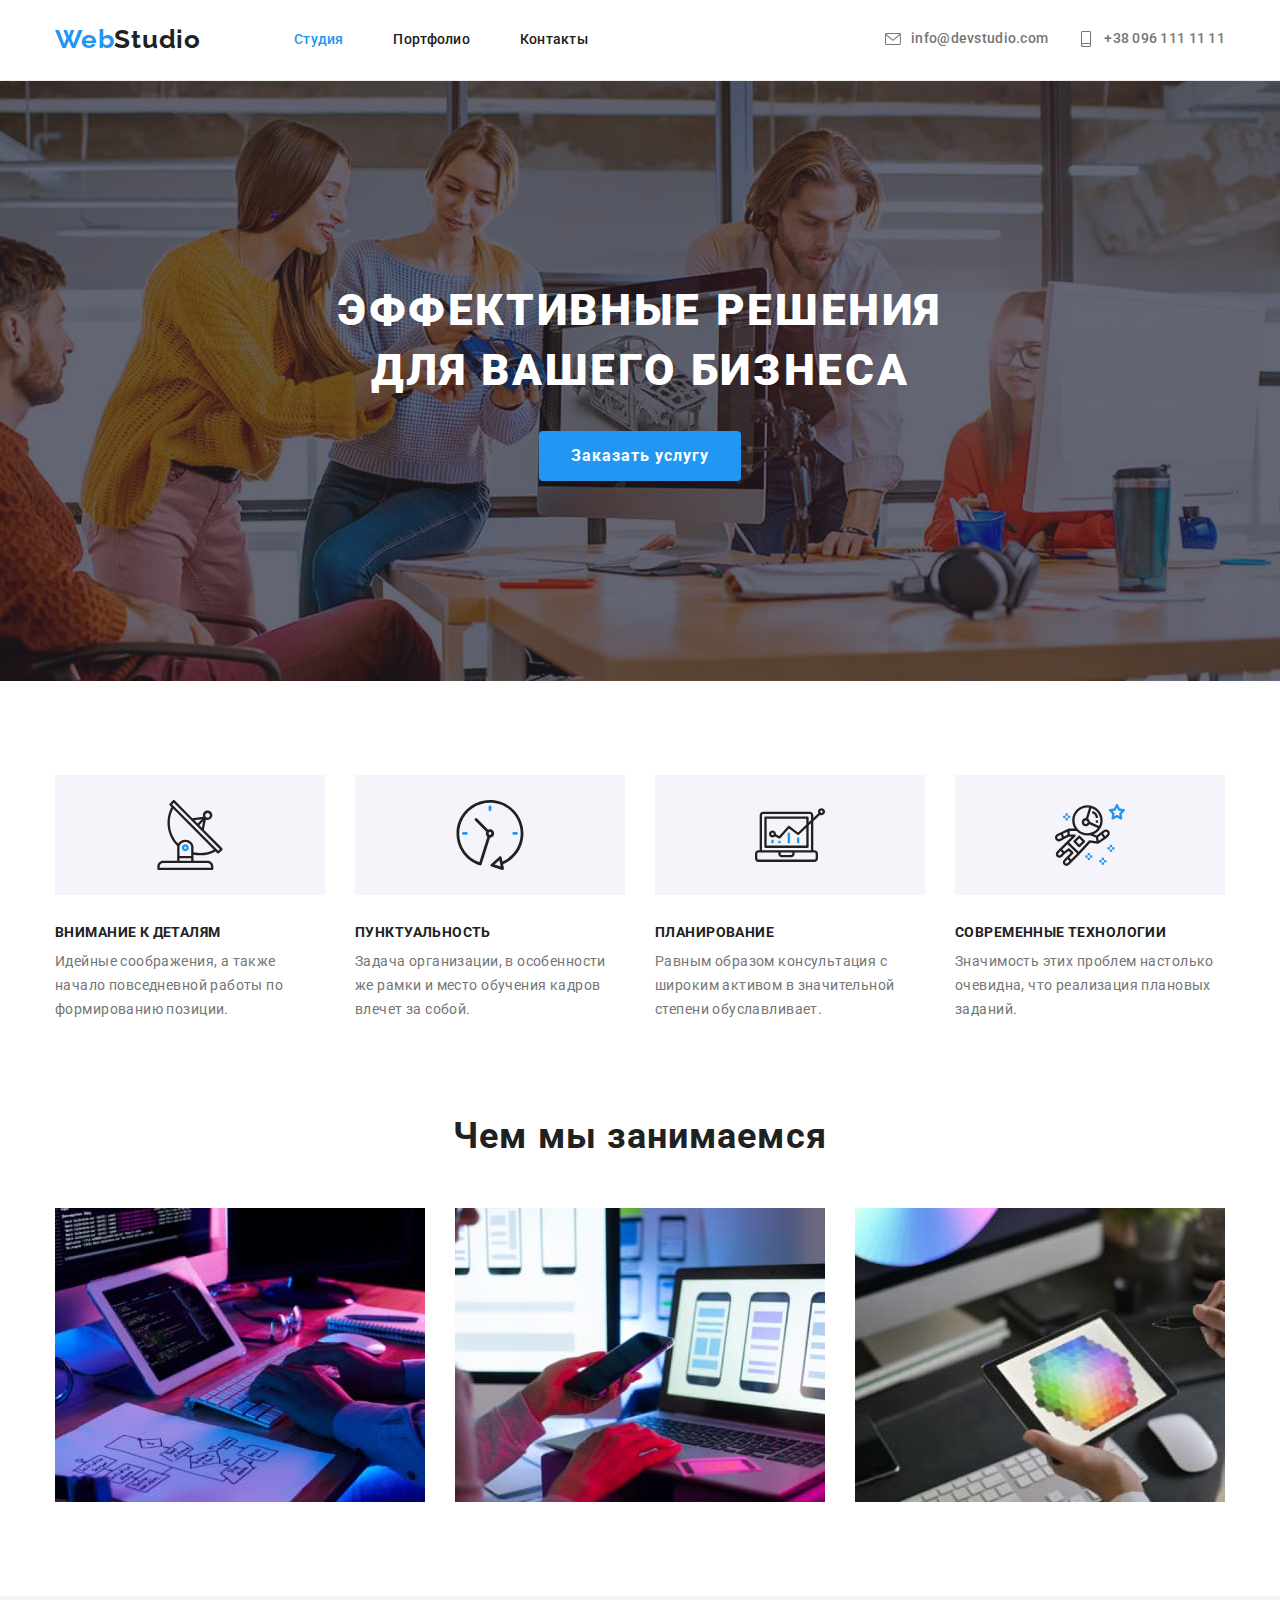
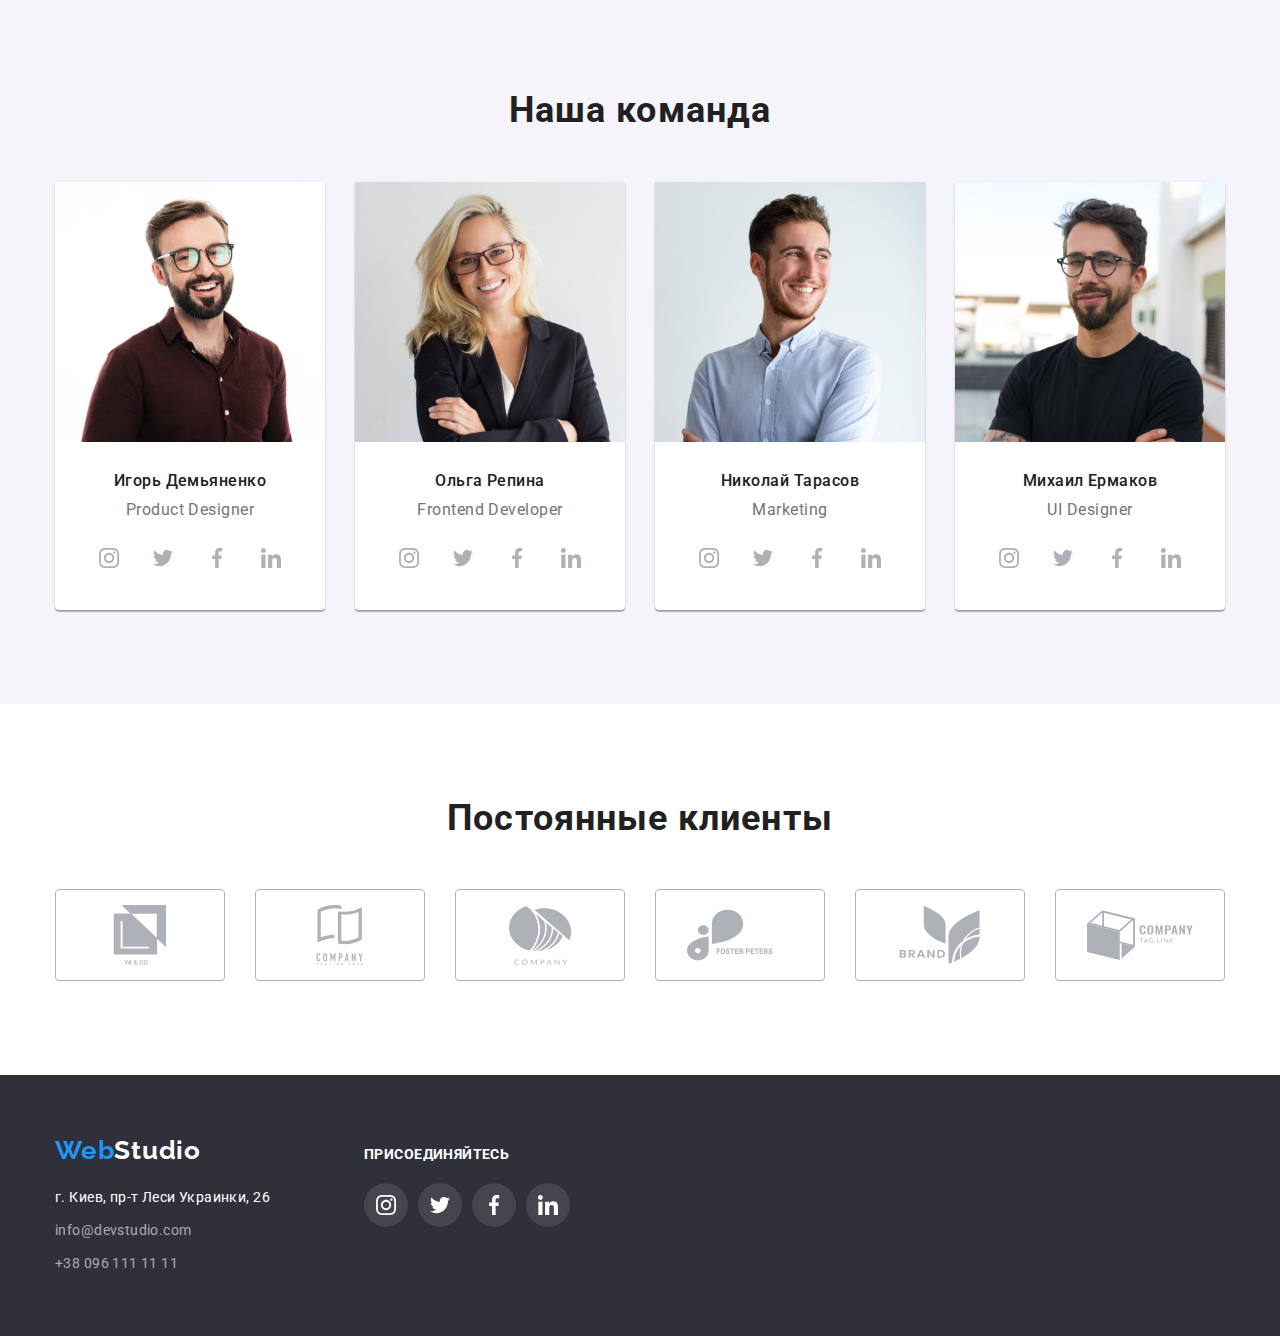
<file: index.html>
<!DOCTYPE html>
<html lang="ru">

<head>
    <meta charset="UTF-8">
    <meta http-equiv="X-UA-Compatible" content="IE=edge">
    <meta name="viewport" content="width=device-width, initial-scale=1.0">
    <link rel="stylesheet" href="./css/modern-normalize.css">
    <link
        href="https://fonts.googleapis.com/css2?family=Raleway:wght@700&family=Roboto:wght@400;500;700;900&display=swap"
        rel="stylesheet">
    <link rel="stylesheet" href="./css/styles.css">
    <title>Студио</title>
</head>

<body>
    <header class="header">
        <div class="header-container container">
            <nav class="nav">
                <a class="logo link" lang="en" href="./index.html"><span class="logo-color">Web</span>Studio</a>
                <ul class="header-list list">
                    <li class="header-item">
                        <a href="./index.html" class="header-link link activ">Студия
                        </a>
                    </li>
                    <li class="header-item">
                        <a href="./portfolio.html" class="header-link link">Портфолио</a>
                    </li>
                    <li class="header-item">
                        <a href="" class="header-link link">Контакты</a>
                    </li>
                </ul>
            </nav>
            <ul class="contacts-header-list list">
                <li class="contacts-header-item">
                    <a href="mailto:info@devstudio.com" class="contact-header-link link">info@devstudio.com
                        <svg class="contacts-header-icon">
                            <use href="./images/icons.svg#envelope"></use>
                        </svg>
                    </a>
                </li>
                <li class="contacts-header-item">
                    <a href="tel:+380961111111" class="contact-header-link link">+38 096 111 11 11
                        <svg class="contacts-header-icon">
                            <use href="./images/icons.svg#smartphone"></use>
                        </svg>
                    </a>
                </li>
            </ul>
        </div>
    </header>

    <main>
        <section class="hero">
            <div class="container">
                <h1 class="hero-title">Эффективные решения для вашего бизнеса</h1>
                <button type="button" class="hero-btn">Заказать услугу</button>
            </div>
        </section>

        <section class="section-about-us">
            <div class="container">
                <h2 class="title" hidden>О нас</h2>
                <ul class="about-list list">
                    <li class="about-item">
                        <div class="container-icons">
                            <svg class="about-icon">
                                <use href="./images/icons.svg#antena"></use>
                            </svg>
                        </div>
                        <h3 class="about-title">Внимание к деталям</h3>
                        <p class="about-after-title">Идейные соображения, а также начало повседневной работы по
                            формированию позиции.
                        </p>
                    </li>
                    <li class="about-item">
                        <div class="container-icons">
                            <svg class="about-icon">
                                <use href="./images/icons.svg#clock"></use>
                            </svg>
                        </div>
                        <h3 class="about-title">Пунктуальность</h3>
                        <p class="about-after-title">Задача организации, в особенности же рамки и место обучения кадров
                            влечет за собой.
                        </p>
                    </li>
                    <li class="about-item">
                        <div class="container-icons">
                            <svg class="about-icon">
                                <use href="./images/icons.svg#diagram"></use>
                            </svg>
                        </div>
                            <h3 class="about-title">Планирование</h3>
                            <p class="about-after-title">Равным образом консультация с широким активом в значительной
                                степени обуславливает.
                        </p>
                    </li>
                    <li class="about-item">
                        <div class="container-icons">
                            <svg class="about-icon">
                                <use href="./images/icons.svg#astronaut"></use>
                            </svg>
                        </div>
                        <h3 class="about-title">Современные технологии</h3>
                        <p class="about-after-title">Значимость этих проблем настолько очевидна, что реализация плановых
                            заданий.
                        </p>
                    </li>
                </ul>
            </div>
        </section>

        <section class="section">
            <div class="container">
                <h2 class="title">Чем мы занимаемся</h2>
                <ul class="description-list list">
                    <li class="description-item">
                        <img src="./images/box1.jpg" alt="Кодирование" width="370">
                    </li>
                    <li class="description-item">
                        <img src="./images/box2.jpg" alt="Адаптирование" width="370">
                    </li>
                    <li class="description-item">
                        <img src="./images/box3.jpg" alt="Веб-дизайн" width="370">
                    </li>
                </ul>
            </div>
        </section>

        <section class="our-team section">
            <div class="container">
                <h2 class="title">Наша команда</h2>
                <ul class="our-team-list list">
                    <li class="our-team-item">
                        <img src="./images/img1.jpg" alt="фото Игоря Демьяненко" width="270">
                        <div class="our-team-content">
                            <h3 class="our-team-title">Игорь Демьяненко</h3>
                            <p class="our-team-aftertitle">Product Designer</p>
                            <ul class="social-list list">
                                <li class="team-item">
                                    <a href=""
                                    class="team-link">
                                    <svg class="social-icon">
                                        <use href="./images/icons.svg#instagram"></use>
                                    </svg>
                                    </a>
                                </li>
                                <li class="team-item">
                                    <a href=""
                                    class="team-link">
                                    <svg class="social-icon">
                                        <use href="./images/icons.svg#twitter" ></use>
                                    </svg>
                                    </a>
                                </li>
                                <li class="team-item">
                                    <a href=""
                                    class="team-link">
                                    <svg class="social-icon">
                                        <use href="./images/icons.svg#facebook" ></use>
                                    </svg>
                                    </a>
                                </li>
                                <li class="team-item">
                                    <a href=""
                                    class="team-link">
                                    <svg class="social-icon">
                                        <use href="./images/icons.svg#linkedin" ></use>
                                    </svg>
                                    </a>
                                </li>
                            </ul>
                        </div>
                    </li>
                    <li class="our-team-item">
                        <img src="./images/img2.jpg" alt="фото Ольги Репиной" width="270">
                        <div class="our-team-content">
                            <h3 class="our-team-title">Ольга Репина</h3>
                            <p class="our-team-aftertitle">Frontend Developer</p>
                            <ul class="social-list list">
                                <li class="team-item">
                                    <a href=""
                                    class="team-link">
                                    <svg class="social-icon">
                                        <use href="./images/icons.svg#instagram"></use>
                                    </svg>
                                    </a>
                                </li>
                                <li class="team-item">
                                    <a href=""
                                    class="team-link">
                                    <svg class="social-icon">
                                        <use href="./images/icons.svg#twitter" ></use>
                                    </svg>
                                    </a>
                                </li>
                                <li class="team-item">
                                    <a href=""
                                    class="team-link">
                                    <svg class="social-icon">
                                        <use href="./images/icons.svg#facebook" ></use>
                                    </svg>
                                    </a>
                                </li>
                                <li class="team-item">
                                    <a href=""
                                    class="team-link">
                                    <svg class="social-icon">
                                        <use href="./images/icons.svg#linkedin" ></use>
                                    </svg>
                                    </a>
                                </li>
                            </ul>
                        </div>
                    </li>
                    <li class="our-team-item">
                        <img src="./images/img3.jpg" alt="фото Николая Тарасова" width="270">
                        <div class="our-team-content">
                            <h3 class="our-team-title">Николай Тарасов</h3>
                            <p class="our-team-aftertitle">Marketing</p>
                            <ul class="social-list list">
                                <li class="team-item">
                                    <a href=""
                                    class="team-link">
                                    <svg class="social-icon">
                                        <use href="./images/icons.svg#instagram"></use>
                                    </svg>
                                    </a>
                                </li>
                                <li class="team-item">
                                    <a href=""
                                    class="team-link">
                                    <svg class="social-icon">
                                        <use href="./images/icons.svg#twitter" ></use>
                                    </svg>
                                    </a>
                                </li>
                                <li class="team-item">
                                    <a href=""
                                    class="team-link">
                                    <svg class="social-icon">
                                        <use href="./images/icons.svg#facebook" ></use>
                                    </svg>
                                    </a>
                                </li>
                                <li class="team-item">
                                    <a href=""
                                    class="team-link">
                                    <svg class="social-icon">
                                        <use href="./images/icons.svg#linkedin" ></use>
                                    </svg>
                                    </a>
                                </li>
                            </ul>
                        </div>
                    </li>
                    <li class="our-team-item">
                        <img src="./images/img4.jpg" alt="фото Михаила Ермакова" width="270">
                        <div class="our-team-content">
                            <h3 class="our-team-title">Михаил Ермаков</h3>
                            <p class="our-team-aftertitle">UI Designer</p>
                            <ul class="social-list list">
                                <li class="team-item">
                                    <a href=""
                                    class="team-link">
                                    <svg class="social-icon">
                                        <use href="./images/icons.svg#instagram"></use>
                                    </svg>
                                    </a>
                                </li>
                                <li class="team-item">
                                    <a href=""
                                    class="team-link">
                                    <svg class="social-icon">
                                        <use href="./images/icons.svg#twitter" ></use>
                                    </svg>
                                    </a>
                                </li>
                                <li class="team-item">
                                    <a href=""
                                    class="team-link">
                                    <svg class="social-icon">
                                        <use href="./images/icons.svg#facebook" ></use>
                                    </svg>
                                    </a>
                                </li>
                                <li class="team-item">
                                    <a href=""
                                    class="team-link">
                                    <svg class="social-icon">
                                        <use href="./images/icons.svg#linkedin" ></use>
                                    </svg>
                                    </a>
                                </li>
                            </ul>
                        </div>
                    </li>
                </ul>
            </div>
        </section>

        <section class="section">
            <div class="container">
                <h2 class="title">Постоянные клиенты</h2>
                <ul class="client-list list">
                    <li class="client-item">
                        <a href="" class="client-link">
                            <svg class="client-icon" >
                            <use href="./images/icons.svg#group1" ></use>
                            </svg>
                        </a>
                    </li>
                    <li class="client-item">
                        <a href="" class="client-link">
                            <svg class="client-icon">
                            <use href="./images/icons.svg#group2"></use>
                            </svg>
                        </a>
                    </li>
                    <li class="client-item">
                        <a href="" class="client-link">
                            <svg class="client-icon">
                            <use href="./images/icons.svg#group3"></use>
                            </svg>
                        </a>
                    </li>
                    <li class="client-item">
                        <a href="" class="client-link">
                            <svg class="client-icon">
                            <use href="./images/icons.svg#group4"></use>
                            </svg>
                        </a>
                    </li>
                    <li class="client-item">
                        <a href="" class="client-link">
                            <svg class="client-icon">
                            <use href="./images/icons.svg#group5"></use>
                            </svg>
                        </a>
                    </li>
                    <li class="client-item">
                        <a href="" class="client-link">
                            <svg class="client-icon">
                            <use href="./images/icons.svg#group6"></use>
                            </svg>
                        </a>
                    </li>
                    
                </ul>
            </div>
        </section>
    </main>

    <footer class="footer">
        <div class="container-footer">
            <div class="">
                <a class="logo link" lang="en" href="./index.html"><span class="logo-color">Web</span>Studio</a>
                <address class="address">
                    <ul class="address-list list">
                        <li class="address-item"><a href="http://surl.li/anses" class="address-link link ">г. Киев, пр-т
                                Леси Украинки, 26</a></li>
                        <li class="address-item"><a href="mailto:info@devstudio.com"
                                class="address-link link">info@devstudio.com</a></li>
                        <li class="address-item"><a href="tel:+380961111111" class="address-link link">+38 096 111 11 11</a>
                        </li>
                    </ul>
                </address>
            </div>
            <div class="right-footer">
                <h3 class="about-title title-footer">ПРИСОЕДИНЯЙТЕСЬ</h3>
                <ul class="social-list list">
                    <li class="team-item">
                        <a href=""
                        class="team-link footer-icons">
                        <svg class="social-icon-footer">
                            <use href="./images/icons.svg#instagram"></use>
                        </svg>
                        </a>
                    </li>
                    <li class="team-item">
                        <a href=""
                        class="team-link footer-icons">
                        <svg class="social-icon-footer">
                            <use href="./images/icons.svg#twitter" ></use>
                        </svg>
                        </a>
                    </li>
                    <li class="team-item">
                        <a href=""
                        class="team-link footer-icons">
                        <svg class="social-icon-footer">
                            <use href="./images/icons.svg#facebook" ></use>
                        </svg>
                        </a>
                    </li>
                    <li class="team-item ">
                        <a href=""
                        class="team-link footer-icons">
                        <svg class="social-icon-footer">
                            <use href="./images/icons.svg#linkedin" ></use>
                        </svg>
                        </a>
                    </li>
                </ul>
            </div>
        </div>
    </footer>
</body>

</html>
</file>
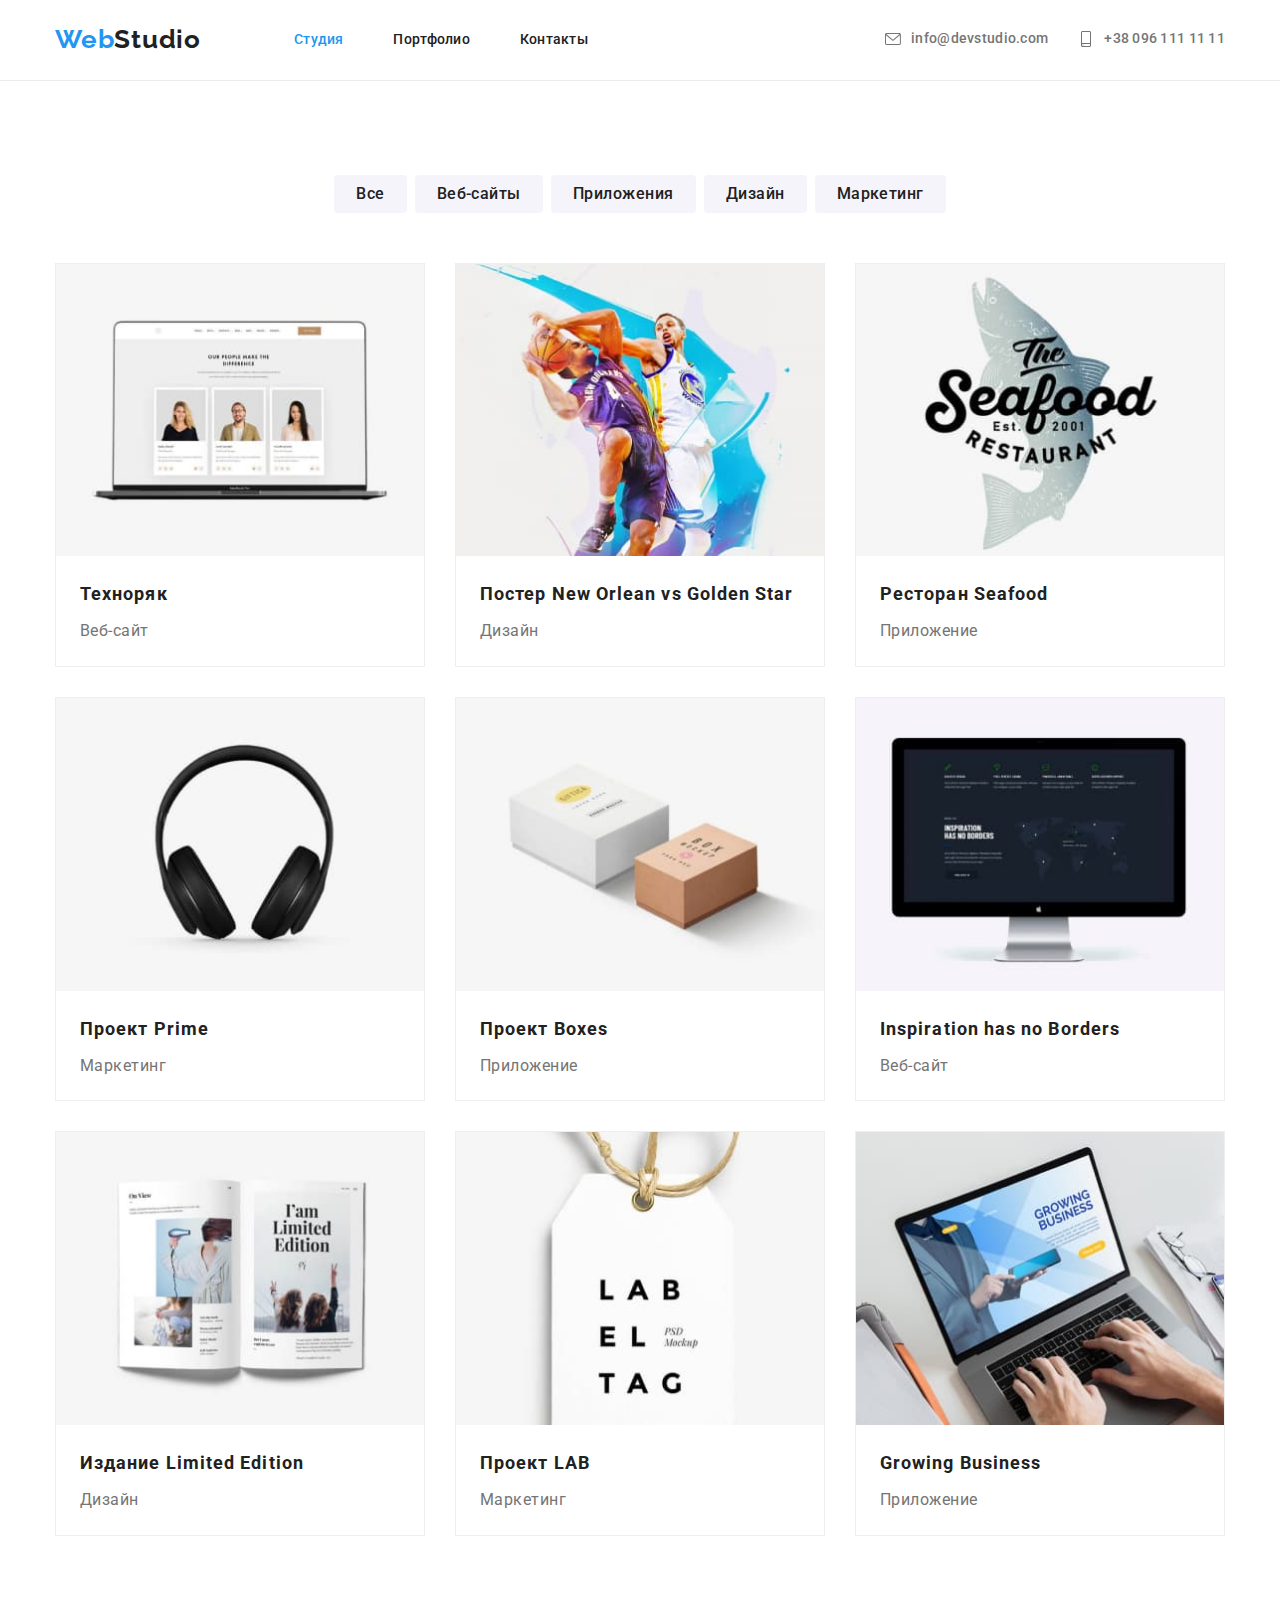
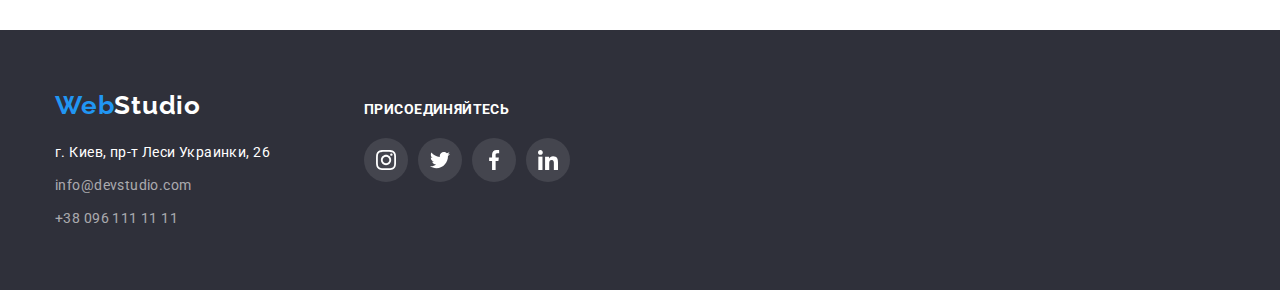
<file: portfolio.html>
<!DOCTYPE html>
<html lang="ru">
<head>
    <meta charset="UTF-8">
    <meta http-equiv="X-UA-Compatible" content="IE=edge">
    <meta name="viewport" content="width=device-width, initial-scale=1.0">
    <link rel="stylesheet" href="./css/modern-normalize.css">
    <link href="https://fonts.googleapis.com/css2?family=Raleway:wght@700&family=Roboto:wght@400;500;700;900&display=swap" rel="stylesheet"> 
    <link rel="stylesheet" href="./css/styles.css">
    <title>Портфолио</title>
</head>
<body>
    <header class="header">
        <div class="header-container container">
            <nav class="nav">
                <a class="logo link" lang="en" href="./index.html"><span class="logo-color">Web</span>Studio</a>
                <ul class="header-list list">
                    <li class="header-item">
                        <a href="./index.html" class="header-link link activ">Студия
                        </a>
                    </li>
                    <li class="header-item">
                        <a href="./portfolio.html" class="header-link link">Портфолио</a>
                    </li>
                    <li class="header-item">
                        <a href="" class="header-link link">Контакты</a>
                    </li>
                </ul>
            </nav>
            <ul class="contacts-header-list list">
                <li class="contacts-header-item">
                    <a href="mailto:info@devstudio.com" class="contact-header-link link">info@devstudio.com
                        <svg class="contacts-header-icon">
                            <use href="./images/icons.svg#envelope"></use>
                        </svg>
                    </a>
                </li>
                <li class="contacts-header-item">
                    <a href="tel:+380961111111" class="contact-header-link link">+38 096 111 11 11
                        <svg class="contacts-header-icon">
                            <use href="./images/icons.svg#smartphone"></use>
                        </svg>
                    </a>
                </li>
            </ul>
        </div>
    </header>

    <main>
            <section class="section">
                <div class="container">
                    <!--список фильтров-->
                    <ul class="btn-list list">
                        <li class="btn-item "><button type="button" class="btn">Все</button></li><li class="btn-item "><button type="button" class="btn">Веб-сайты</button></li>
                        <li class="btn-item "><button type="button" class="btn">Приложения</button></li>
                        <li class="btn-item "><button type="button" class="btn">Дизайн</button></li>
                        <li class="btn-item "><button type="button" class="btn">Маркетинг</button></li>
                    </ul>
                    <!--портфолио-->
                    <h1 hidden>Портфолио</h1>
                    <ul class="portfolio-list list">
                        <li class="portfolio-item">
                            <a href="" class="portfolio-link link">
                                <img src="./images/person.jpg" alt="техноряк" width="370">
                                <div class="portfolio-content">
                                    <h2 class="portfolio-title">Техноряк</h2>
                                    <p class="portfolio-aftertitle">Веб-сайт</p>
                                </div>
                            </a>
                        </li>
                        <li class="portfolio-item">
                            <a href="" class="portfolio-link link">
                                <img src="./images/bascketball.jpg" alt="баскетбольный постер" width="370">
                                <div class="portfolio-content">
                                    <h2 class="portfolio-title">Постер New Orlean vs Golden Star</h2>
                                    <p class="portfolio-aftertitle">Дизайн</p>
                                </div>
                            </a>
                        </li>
                        <li class="portfolio-item">
                            <a href="" class="portfolio-link link">
                                <img src="./images/restoran.jpg" alt="эмблема ресторана" width="370">
                                <div class="portfolio-content">
                                    <h2 class="portfolio-title">Ресторан Seafood</h2>
                                    <p class="portfolio-aftertitle">Приложение</p>
                                </div>
                            </a>
                        </li>
                        <li class="portfolio-item">
                            <a href="" class="portfolio-link link">
                                <img src="./images/headpfones.jpg" alt="наушники" width="370">
                                <div class="portfolio-content">
                                    <h2 class="portfolio-title">Проект Prime</h2>
                                    <p class="portfolio-aftertitle">Маркетинг</p>
                                </div>
                            </a>
                        </li>
                        <li class="portfolio-item">
                            <a href="" class="portfolio-link link">
                                <img src="./images/boxes.jpg" alt="проек коробок" width="370">
                                <div class="portfolio-content">
                                    <h2 class="portfolio-title">Проект Boxes</h2>
                                    <p class="portfolio-aftertitle">Приложение</p>
                                </div>
                            </a>
                        </li>
                        <li class="portfolio-item">
                            <a href="" class="portfolio-link link">
                                <img src="./images/imac.jpg" alt="компьютер apple" width="370">
                                <div class="portfolio-content">
                                    <h2 class="portfolio-title">Inspiration has no Borders</h2>
                                    <p class="portfolio-aftertitle">Веб-сайт</p>
                                </div>
                            </a>
                        </li>
                        <li class="portfolio-item">
                            <a href="" class="portfolio-link link">
                                <img src="./images/magasine.jpg" alt="журнал" width="370">
                                <div class="portfolio-content">
                                    <h2 class="portfolio-title">Издание Limited Edition</h2>
                                    <p class="portfolio-aftertitle">Дизайн</p>
                                </div>
                            </a>
                        </li>
                        <li class="portfolio-item">
                            <a href="" class="portfolio-link link">
                                <img src="./images/label.jpg" alt="бирка" width="370">
                                <div class="portfolio-content">
                                    <h2 class="portfolio-title">Проект LAB</h2>
                                    <p class="portfolio-aftertitle">Маркетинг</p>
                                </div>
                            </a>
                        </li>
                        <li class="portfolio-item">
                            <a href="" class="portfolio-link link">
                                <img src="./images/app.jpg" alt="приложение на компьютере" width="370">
                                <div class="portfolio-content">
                                    <h2 class="portfolio-title">Growing Business</h2>
                                    <p class="portfolio-aftertitle">Приложение</p>
                                </div>
                            </a>
                        </li>
                    </ul>
                </div>
            </section> 
    </main>
    <footer class="footer">
        <div class="container-footer">
            <div class="">
                <a class="logo link" lang="en" href="./index.html"><span class="logo-color">Web</span>Studio</a>
                <address class="address">
                    <ul class="address-list list">
                        <li class="address-item"><a href="http://surl.li/anses" class="address-link link ">г. Киев, пр-т
                                Леси Украинки, 26</a></li>
                        <li class="address-item"><a href="mailto:info@devstudio.com"
                                class="address-link link">info@devstudio.com</a></li>
                        <li class="address-item"><a href="tel:+380961111111" class="address-link link">+38 096 111 11 11</a>
                        </li>
                    </ul>
                </address>
            </div>
            <div class="right-footer">
                <h3 class="about-title title-footer">ПРИСОЕДИНЯЙТЕСЬ</h3>
                <ul class="social-list list">
                    <li class="team-item">
                        <a href=""
                        class="team-link footer-icons">
                        <svg class="social-icon-footer">
                            <use href="./images/icons.svg#instagram"></use>
                        </svg>
                        </a>
                    </li>
                    <li class="team-item">
                        <a href=""
                        class="team-link footer-icons">
                        <svg class="social-icon-footer">
                            <use href="./images/icons.svg#twitter" ></use>
                        </svg>
                        </a>
                    </li>
                    <li class="team-item">
                        <a href=""
                        class="team-link footer-icons">
                        <svg class="social-icon-footer">
                            <use href="./images/icons.svg#facebook" ></use>
                        </svg>
                        </a>
                    </li>
                    <li class="team-item ">
                        <a href=""
                        class="team-link footer-icons">
                        <svg class="social-icon-footer">
                            <use href="./images/icons.svg#linkedin" ></use>
                        </svg>
                        </a>
                    </li>
                </ul>
            </div>
        </div>
    </footer>
</body>
</file>
<file: css/styles.css>
body{
    font-family: var(--main-font,--second-font);
    color: var(--first-color);
}
:root{
    --first-color: #212121;
    --second-color: #757575;
    --white-color: #ffffff;
    --white-color-transparent:#ffffff99;
    --variable-color: #2196F3;
    --backgroundcolor: #2F303A;
    --section-color: #F5F4FA;
    --border-color:#EEEEEE;
    --icons-color:#AFB1B8;
    --header-border-color: #ECECEC;
    --main-font: 'roboto', sans-serif;
    --second-font: 'raleway', sans-serif;

}
h1,h2,h3{
    margin:0;
}
ul{
    margin:0;
    padding:0;
}
p{
    margin:0;
}

img{
    display: block;
    height: auto;
    max-width: 100%;
}
.list{
    list-style: none;
}
.link{
    text-decoration: none;
}
.title{
    font-weight: 700;
    font-size: 36px;
    line-height: 1.16;
    text-align: center;
    letter-spacing: 0.03em;
}
.container{
    margin: 0 auto;
    padding: 0 15px;
    width: 1200px;
}
.section{
    padding: 94px 0;
}
/*------------HEADER------------ */
.header{
    padding: 24px 0 25px;
    border-bottom: var(--header-border-color) solid 1px;
}
.header-container{
    display: flex;
    justify-content: space-between;
    align-items: center;
}
.nav{
    display: flex;
    align-items: center;
}
.logo{
    font-family: var(--second-font);
    font-weight: 700;
    font-size: 26px;
    line-height:1.19;
    letter-spacing: 0.03em;
    color: inherit;
    margin-right: 93px;
}
.logo-color{
    color: var(--variable-color);
}
.header-list{
    display: flex;
    width: 294px;
    justify-content: space-between;
}
.contacts-header-list{
    display: flex;
}
.contacts-header-item:not(:last-child){
    margin-right: 30px;
}
.header-link{
    font-weight: 500;
    font-size: 14px;
    line-height: 1.14;
    letter-spacing: 0.02em;
    color: inherit;
}
.contact-header-link{
    font-weight: 500;
    font-size: 14px;
    line-height: 1.14;
    letter-spacing: 0.02em;
    display: flex;
flex-direction: row-reverse;
align-items: center;
    color: var(--second-color);
    
}
.contacts-header-icon{
width:1rem;
height:1rem;
fill: currentColor;
margin-right: 10px;
}



.header-link:hover, 
.header-link:focus, 
.contact-header-link:hover, 
.contact-header-link:focus, 
.activ{
    color: var(--variable-color);
}
/*------------HEADER------------ */

/*------------HERO---------------*/
.hero{
    background-image:linear-gradient(
        rgba(47, 48, 58, 0.4),
        rgba(47, 48, 58, 0.4)),
        url(../images/hero-img.jpg);
background-repeat: no-repeat;
background-position: center;
max-width: 1600px;
margin: 0 auto;
padding: 200px 0;
}

.section-about-us{
    padding-top: 94px;
}
.hero-title{
    font-weight: 900;
    font-size: 44px;
    line-height: 1.36;
    text-align: center;
    letter-spacing: 0.06em;
    text-transform: uppercase;
    color: var(--white-color);
    width: 696px;
    margin: 0 auto;

}
.hero-btn{
    color: var(--white-color);
    font-family: inherit;
    background-color: var(--variable-color);
    font-weight: 700;
    font-size: 16px;
    line-height: 1.87;
    letter-spacing: 0.06em;
    cursor: pointer;
    border-radius: 4px;
    border: none;
    display: block;
    margin: 30px auto 0;
    padding: 10px 32px;
}
/*-----------------HERO------------*/
/* ---------------ABOUT-US------------ */
.about-list{
    display: flex;
    justify-content: space-between;
}
.container-icons{
 height: 120px;
 margin-bottom: 30px;  
 background-color: var(--section-color); 
 display: flex;
justify-content: center;
align-items: center;}
.about-item{
    width: 270px;
}
.about-icon{
    width: 70px;
    height:70px;
}
.about-title{
    font-weight: 700;
    font-size: 14px;
    line-height: 1.14;
    letter-spacing: 0.03em;
    text-transform: uppercase;
}
.about-after-title{
    font-weight: 400;
    font-size: 14px;
    line-height: 1.71;
    letter-spacing: 0.03em;
    color: var(--second-color);
    margin-top: 10px;
}
/* ---------------ABOUT-US------------ */
/* ---------------DESCRIPTION------------ */
.description-list{
    display: flex;
    margin-top: 50px;
}
.description-item:not(:last-child){
    margin-right:30px;
}
/* ----------------OUR-TEAM----------- */
.our-team{
    background-color: var(--section-color);
    
}
.our-team-list{
    display: flex;
    justify-content: space-between;
    margin-top: 50px;
}
.our-team-item{
    background-color: var(--white-color);
    border-radius: 0 0 4px 4px;
    box-shadow: 0px 1px 3px rgba(0, 0, 0, 0.12), 0px 1px 1px rgba(0, 0, 0, 0.14), 0px 2px 1px rgba(0, 0, 0, 0.2);
}
.our-team-content{
    padding: 30px 0 30px;
    text-align: center;
}
.our-team-title{
    font-weight: 500;
    font-size: 16px;
    line-height: 1.18;
    letter-spacing: 0.03em;
}
.our-team-aftertitle{
    font-weight: 400;
    font-size: 16px;
    line-height: 1.18;
    letter-spacing: 0.03em;
    color: var(--second-color);
    margin-top: 10px;
    margin-bottom: 16px;
}
.social-list{
    display: flex;
    justify-content: center;
   
}
.team-item{
    width: 44px;
    height: 44px;
}
.team-item + .team-item{
    margin-left: 10px
}

.team-link{
    width: 100%;
    height: 100%;
    display: flex;
    align-items: center;
    justify-content: center;
    border-radius: 50%;
    color:var(--icons-color);
  
}
.social-icon{
   fill: currentColor;
width: 20px;
height: 20px;  
}
.team-link:hover,
.team-link:focus{
    background-color: var(--variable-color);
    color: var(--white-color);
}
.client-list{
    display: flex;
    margin-top: 50px;
    justify-content: space-between;
}
.client-item{
    width: 170px;
    height: 92px;
    }
.client-link{
    width: 100%;
    height: 100%;
 border: 1px solid #AFB1B8;
border-radius: 4px;
display: flex;
justify-content: center;
align-items: center;
fill: var(--icons-color);
}
.client-icon{
width: 106px;
height: 60px;
}
.client-link:hover,
.client-link:focus{
    fill: var(--variable-color);
    border: 1px solid var(--variable-color);
}
/* ----------------OUR-TEAM----------- */
/* -------------------FOOTER-------------- */
.footer{
    color: var(--white-color);
    background-color:var(--backgroundcolor) ;
    padding: 60px 0;    
}
.container-footer{ 
width: 1200px;
margin: 0 auto;
padding: 0 15px;
display: flex;
align-items: baseline;
}
.address-list{
    padding-top: 20px;
}
.address-link{
    font-style: normal;
    font-size: 14px;
    line-height: 1.71;
    letter-spacing: 0.03em;
    color: var(--white-color-transparent);
}
.address-item:not(:first-child){
    margin-top: 9px;
}
a[href="http://surl.li/anses"]{
    color: inherit;
}

.right-footer{
margin-left: 70px;
}
.title-footer{
    margin-bottom: 20px;
}

.footer-icons{
    background-color:  rgba(255, 255, 255, 0.1);;
}
.social-icon-footer{
    fill: var(--white-color);
    width: 20px;
    height: 20px;
}
/* -------------------FOOTER-------------- */

/* -------------------PORTFOLIO-------------- */
.btn{
    font-family: inherit;
    cursor: pointer;
    font-weight: 500;
    font-size: 16px;
    line-height: 1.62;
    text-align: center;
    letter-spacing: 0.03em;
    color: var(--first-color);
    border-radius: 4px;
    border: none;
    padding: 6px 22px;
    background-color: var(--section-color);

}
.btn:hover, .btn:focus{
    color: var(--white-color);
    background-color:var(--variable-color);
    border-color: var(--variable-color);
    box-shadow: 
    0px 3px 1px rgba(0, 0, 0, 0.1),
    0px 1px 2px rgba(0, 0, 0, 0.08), 
    0px 2px 2px rgba(0, 0, 0, 0.12);
}
.btn-list{
    display: flex;
    justify-content: center;
    margin-bottom: 50px;
}
.btn-item:not(:last-child){
    margin-right: 8px;
}
.portfolio-list{
    display: flex;
    
    flex-wrap: wrap;
    margin-left: -30px;
    margin-top: -30px;
}
.portfolio-item{
    margin-left: 30px;
    margin-top: 30px;
    background-color: var(--white-color);
    border: 1px solid var(--border-color);
    flex-basis: calc((100% - 90px ) / 3);
}
.portfolio-item:hover{
    box-shadow:  
    0px 1px 1px rgba(0, 0, 0, 0.12),
    0px 4px 4px rgba(0, 0, 0, 0.06),
    1px 4px 6px rgba(0, 0, 0, 0.16);
}

.portfolio-content{
    padding: 20px 24px;
}
.portfolio-title{
    font-weight: 700;
    font-size: 18px;
    line-height: 2;
    letter-spacing: 0.06em;
    color:var(--first-color);
    margin-bottom: 4px;
}
.portfolio-aftertitle{
    font-weight:400;
    font-size: 16px;
    line-height:1.87;
    letter-spacing: 0.03em;
    color: var(--second-color);
}
/* -------------------PORTFOLIO-------------- */
</file>
